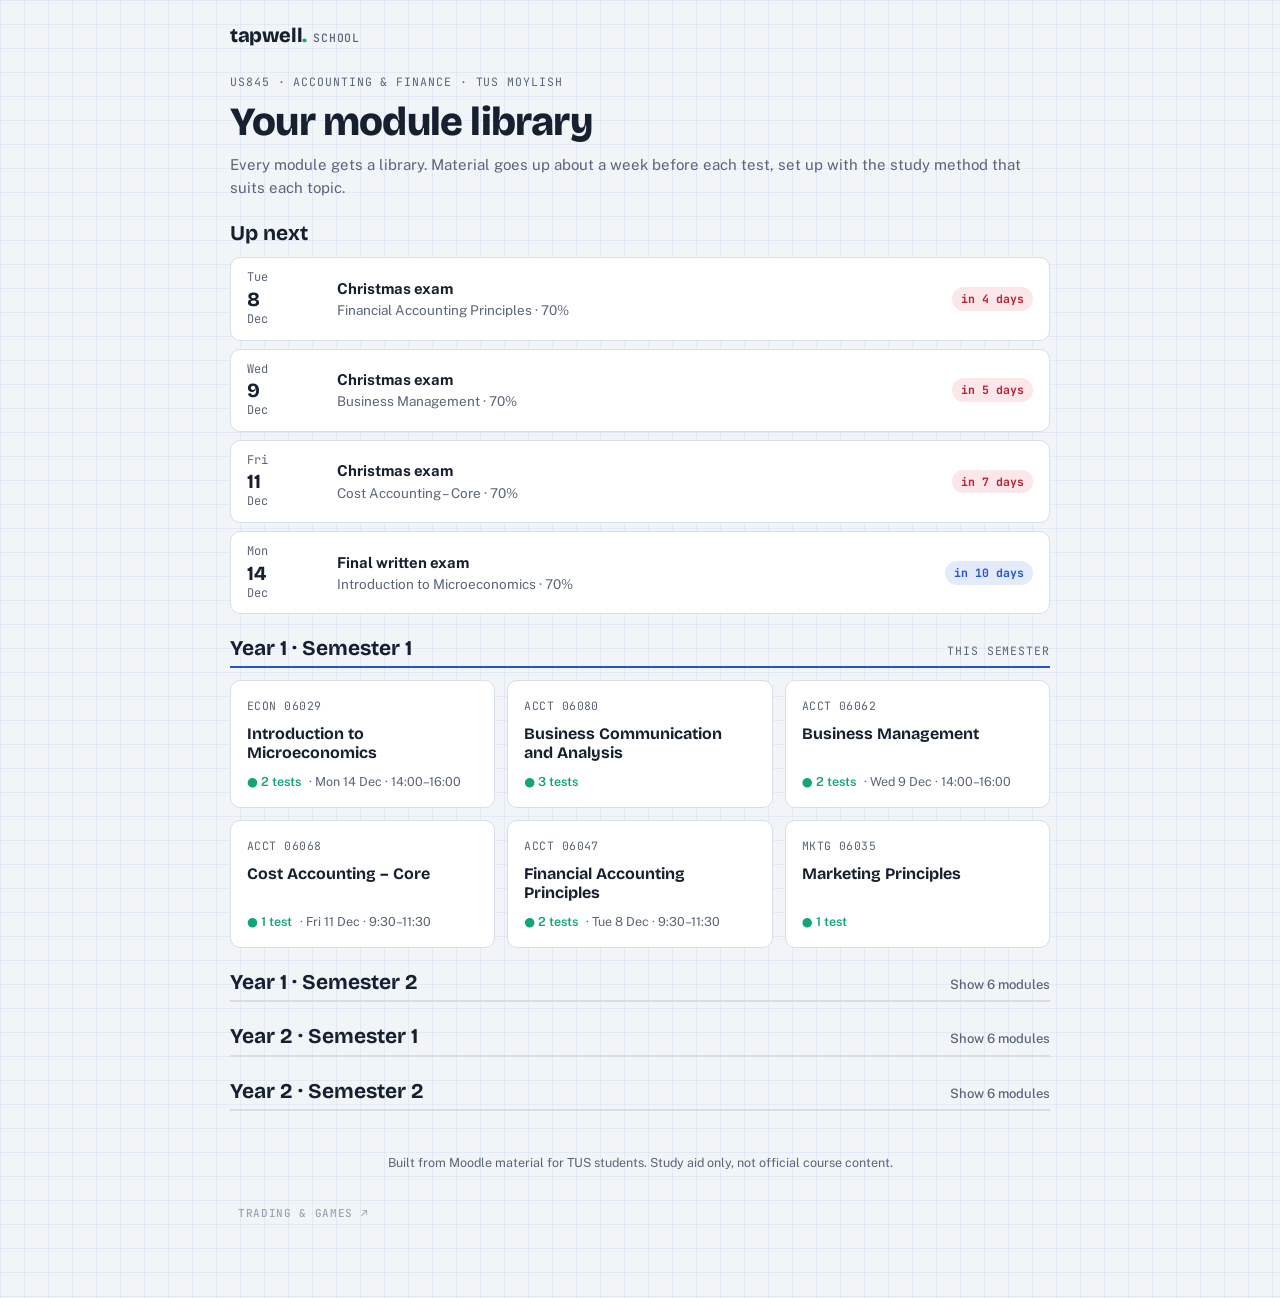
<file: index.html>
<!doctype html>
<html lang="en-IE">
<head>
<meta charset="utf-8">
<meta name="viewport" content="width=device-width, initial-scale=1, viewport-fit=cover">
<title>Tapwell School</title>
<meta name="claude:viewport-fit-sides" content="cover">
<meta name="robots" content="noindex, nofollow">
<link rel="icon" href="/favicon.svg" type="image/svg+xml">
<link rel="apple-touch-icon" href="/apple-touch-icon.png">
<meta name="theme-color" content="#2453D6">
<link rel="preconnect" href="https://fonts.googleapis.com">
<link rel="preconnect" href="https://fonts.gstatic.com" crossorigin>
<link rel="stylesheet" href="https://fonts.googleapis.com/css2?family=Bricolage+Grotesque:opsz,wght@12..96,500;12..96,700;12..96,800&family=Public+Sans:ital,wght@0,400;0,500;0,600;1,400&family=JetBrains+Mono:wght@500;700&display=swap">
<style>
/* Layout: graph-paper ground, one centred column. Home = semester shelves of module cards; module = tests; test = topic plan + study-mode tabs. */
:root{
  --paper:#F2F5F8; --sheet:#FFFFFF; --grid:rgba(36,83,214,.07); --ink:#16202F; --muted:#5A6577;
  --line:#D6DEE8; --accent:#2453D6; --accent-ink:#FFFFFF; --accent-soft:#E3EAFB; --demand:#C24E1A; --mint:#12A57C;
  --good:#1E7A4C; --good-soft:#E1F3E9; --bad:#B42336; --bad-soft:#FBE6E9; --flag:#A86A00; --flag-soft:#FBF0DA;
  --display:"Bricolage Grotesque","Segoe UI",system-ui,sans-serif;
  --body:"Public Sans","Segoe UI",system-ui,sans-serif;
  --mono:"JetBrains Mono",ui-monospace,Consolas,monospace;
  color-scheme:light;
}
@media (prefers-color-scheme:dark){:root:not([data-theme="light"]){
  --paper:#10151E; --sheet:#171E2A; --grid:rgba(120,155,255,.06); --ink:#E6ECF4; --muted:#97A3B6;
  --line:#2A3445; --accent:#7EA2FF; --accent-ink:#0E1320; --accent-soft:#1D2A4A; --demand:#F08A55; --mint:#3FDDB0;
  --good:#5BC98D; --good-soft:#15301F; --bad:#FF7A8A; --bad-soft:#3A1820; --flag:#F2B544; --flag-soft:#33280F; color-scheme:dark}}
:root[data-theme="dark"]{
  --paper:#10151E; --sheet:#171E2A; --grid:rgba(120,155,255,.06); --ink:#E6ECF4; --muted:#97A3B6;
  --line:#2A3445; --accent:#7EA2FF; --accent-ink:#0E1320; --accent-soft:#1D2A4A; --demand:#F08A55; --mint:#3FDDB0;
  --good:#5BC98D; --good-soft:#15301F; --bad:#FF7A8A; --bad-soft:#3A1820; --flag:#F2B544; --flag-soft:#33280F; color-scheme:dark}

*{box-sizing:border-box}
html{padding-top:env(safe-area-inset-top,0px);padding-bottom:env(safe-area-inset-bottom,0px)}
body{margin:0;background-color:var(--paper);color:var(--ink);font-family:var(--body);font-size:15px;line-height:1.55;
  background-image:linear-gradient(var(--grid) 1px,transparent 1px),linear-gradient(90deg,var(--grid) 1px,transparent 1px);background-size:24px 24px;
  padding-left:max(16px,env(safe-area-inset-left,0px));padding-right:max(16px,env(safe-area-inset-right,0px));padding-block:20px 72px}
img{max-width:100%}
[hidden]{display:none!important}
a{color:var(--accent)}
.wrap{max-width:820px;margin:0 auto;display:flex;flex-direction:column;gap:22px}
h1,h2,h3{font-family:var(--display);text-wrap:balance;margin:0;line-height:1.15}
h1{font-size:clamp(28px,6vw,40px);font-weight:800;letter-spacing:-.02em}
h2{font-size:21px;font-weight:700}
h3{font-size:16.5px;font-weight:700}
p{margin:0}
.eyebrow{font-family:var(--mono);font-size:11.5px;letter-spacing:.08em;text-transform:uppercase;color:var(--muted)}
.muted{color:var(--muted)}
button{font-family:var(--body)}
:focus-visible{outline:2px solid var(--accent);outline-offset:2px}

/* top bar */
.top{display:flex;justify-content:space-between;align-items:center;gap:12px}
.brand{font-family:var(--display);font-weight:800;font-size:20px;letter-spacing:-.02em;color:var(--ink);text-decoration:none}
.brand .dot{color:var(--mint)}
.brand small{font-family:var(--mono);font-weight:500;font-size:11.5px;letter-spacing:.08em;text-transform:uppercase;color:var(--muted);margin-left:6px}
.crumbs{font-size:13.5px;color:var(--muted);display:flex;flex-wrap:wrap;gap:6px}
.crumbs a{color:var(--muted);text-decoration:none}.crumbs a:hover{color:var(--accent)}

/* generic */
.sheet{background:var(--sheet);border:1px solid var(--line);border-radius:10px;padding:22px}
.chips{display:flex;flex-wrap:wrap;gap:8px}
.chip{font-family:var(--mono);font-size:12px;padding:4px 10px;border:1px solid var(--line);border-radius:999px;background:var(--sheet);color:var(--ink)}
.chip strong{color:var(--accent)}
.btn{font:600 14.5px var(--body);border-radius:8px;padding:10px 16px;cursor:pointer;border:1px solid var(--accent);background:var(--accent);color:var(--accent-ink);text-decoration:none;display:inline-block}
.btn.ghost{background:transparent;color:var(--accent)}
.btn.small{padding:6px 11px;font-size:13px}
.btn:disabled{opacity:.45;cursor:not-allowed}
.row{display:flex;flex-wrap:wrap;gap:10px;align-items:center}
.stack{display:flex;flex-direction:column;gap:12px}

/* home */
.hero{display:flex;flex-direction:column;gap:8px}
.upnext{display:flex;flex-direction:column;gap:8px}
.un{display:grid;grid-template-columns:76px 1fr auto;gap:14px;align-items:center;background:var(--sheet);border:1px solid var(--line);border-radius:10px;padding:12px 16px;text-decoration:none;color:var(--ink)}
.un:hover{border-color:var(--accent)}
.un .when{font-family:var(--mono);font-size:12px;line-height:1.3;color:var(--muted)}
.un .when b{display:block;font-size:20px;color:var(--ink);font-family:var(--display)}
.un .what{min-width:0}
.un .what span{display:block;color:var(--muted);font-size:13.5px}
.pill{font-family:var(--mono);font-size:11.5px;font-weight:700;padding:3px 9px;border-radius:999px;background:var(--accent-soft);color:var(--accent);white-space:nowrap}
.pill.soon{background:var(--bad-soft);color:var(--bad)}
.pill.later{background:var(--line);color:var(--muted)}
.shelf{display:flex;flex-direction:column;gap:12px}
.shelf-head{display:flex;justify-content:space-between;align-items:baseline;gap:10px;border-bottom:2px solid var(--line);padding-bottom:6px}
.shelf-head button{background:none;border:0;color:var(--muted);cursor:pointer;font:500 13px var(--body);padding:0}
.shelf.now .shelf-head{border-bottom-color:var(--accent)}
.grid{display:grid;grid-template-columns:repeat(auto-fill,minmax(230px,1fr));gap:12px}
.mod{display:flex;flex-direction:column;gap:10px;background:var(--sheet);border:1px solid var(--line);border-radius:10px;padding:16px;text-decoration:none;color:var(--ink);min-width:0;min-height:128px}
.mod:hover{border-color:var(--accent)}
.mod .code{font-family:var(--mono);font-size:11.5px;color:var(--muted);letter-spacing:.04em}
.mod h3{font-size:16px}
.mod .foot{margin-top:auto;font-size:12.5px;color:var(--muted);display:flex;gap:8px;align-items:center}
.mod .foot .live{color:var(--mint);font-weight:600}
.mod.empty{background:transparent;border-style:dashed}
.mod.empty h3{color:var(--muted)}

/* module page */
.tests{display:grid;grid-template-columns:repeat(auto-fit,minmax(260px,1fr));gap:12px}
.test{display:flex;flex-direction:column;gap:8px;background:var(--sheet);border:1px solid var(--line);border-radius:10px;padding:18px;text-decoration:none;color:var(--ink)}
.test:hover{border-color:var(--accent)}
.test .meta{font-size:13.5px;color:var(--muted)}
.emptystate{border:1.5px dashed var(--line);border-radius:10px;padding:28px 22px;display:flex;flex-direction:column;gap:8px;max-width:60ch}

/* test page: topic plan */
.plan{display:flex;flex-direction:column;gap:0;border:1px solid var(--line);border-radius:10px;background:var(--sheet);overflow:hidden}
.pt{display:grid;grid-template-columns:1fr auto;gap:6px 14px;padding:13px 16px;border-top:1px solid var(--line);align-items:center}
.pt:first-child{border-top:0}
.pt .why{grid-column:1/-1;font-size:13.5px;color:var(--muted)}
.pt h3{font-size:15px}
.tech{display:flex;flex-wrap:wrap;gap:6px;justify-content:flex-end}
.tbtn{font:600 12.5px var(--body);padding:5px 10px;border-radius:999px;border:1px solid var(--line);background:var(--sheet);color:var(--ink);cursor:pointer}
.tbtn:first-child{background:var(--accent-soft);border-color:var(--accent);color:var(--accent)}

/* mode tabs */
.tabs{display:flex;gap:2px;border-bottom:2px solid var(--line);overflow-x:auto}
.tab{font:600 14.5px var(--body);background:none;border:0;color:var(--muted);padding:10px 13px;cursor:pointer;border-bottom:3px solid transparent;margin-bottom:-2px;white-space:nowrap}
.tab[aria-selected="true"]{color:var(--ink);border-bottom-color:var(--accent)}

/* quiz */
.qtop{display:flex;justify-content:space-between;align-items:center;gap:12px;flex-wrap:wrap}
.timer{font-family:var(--mono);font-size:20px;font-weight:700;font-variant-numeric:tabular-nums}
.timer.low{color:var(--bad)}
.bar{height:6px;background:var(--line);border-radius:3px;overflow:hidden}
.bar i{display:block;height:100%;background:var(--accent);transition:width .2s}
.qtopic{font-family:var(--mono);font-size:11.5px;letter-spacing:.06em;text-transform:uppercase;color:var(--demand)}
.qtext{font-size:17px;font-weight:500;white-space:pre-line}
.opts{display:flex;flex-direction:column;gap:8px}
.opt{display:flex;gap:12px;align-items:flex-start;text-align:left;font:15px/1.45 var(--body);color:var(--ink);background:var(--sheet);border:1.5px solid var(--line);border-radius:8px;padding:11px 14px;cursor:pointer}
.opt .k{font-family:var(--mono);font-weight:700;color:var(--muted);min-width:1.2em}
.opt:hover{border-color:var(--accent)}
.opt.sel{border-color:var(--accent);background:var(--accent-soft)}
.opt.right{border-color:var(--good);background:var(--good-soft)}
.opt.wrong{border-color:var(--bad);background:var(--bad-soft)}
.opt[disabled]{cursor:default}
.explain{padding:12px 14px;border-left:3px solid var(--good);background:var(--good-soft);border-radius:0 6px 6px 0;font-size:14.5px}
.explain.miss{border-left-color:var(--bad);background:var(--bad-soft)}
.qnav{display:grid;grid-template-columns:repeat(auto-fill,minmax(34px,1fr));gap:5px}
.qn{font:600 12px var(--mono);height:32px;border-radius:6px;border:1px solid var(--line);background:var(--sheet);color:var(--muted);cursor:pointer;font-variant-numeric:tabular-nums}
.qn.done{background:var(--accent-soft);color:var(--accent);border-color:transparent}
.qn.cur{outline:2px solid var(--accent);outline-offset:1px}
.qn.flag{border-color:var(--flag);color:var(--flag)}
.score{font-family:var(--display);font-size:56px;font-weight:800;line-height:1;font-variant-numeric:tabular-nums}
.tbars{display:flex;flex-direction:column;gap:8px}
.tb{display:grid;grid-template-columns:170px 1fr 56px;gap:10px;align-items:center;font-size:13.5px}
.tb .track{height:10px;background:var(--line);border-radius:5px;overflow:hidden}
.tb .track i{display:block;height:100%}
.tb .v{font-family:var(--mono);font-size:12.5px;text-align:right;font-variant-numeric:tabular-nums}
.rv{border:1px solid var(--line);border-radius:8px;padding:12px 14px;font-size:14px;display:flex;flex-direction:column;gap:4px}
.rv .yours{color:var(--bad)} .rv .ans{color:var(--good);font-weight:600}

/* topic filter */
.filter{display:flex;flex-wrap:wrap;gap:6px}
.tchip{font:500 13px var(--body);padding:6px 11px;border-radius:999px;border:1px solid var(--line);background:var(--sheet);color:var(--ink);cursor:pointer}
.tchip[aria-pressed="true"]{background:var(--accent-soft);border-color:var(--accent);color:var(--accent)}
.tchip .n{font-family:var(--mono);font-size:11px;color:var(--muted);margin-left:4px}

/* flashcards */
.card{min-height:210px;border:1.5px solid var(--line);border-radius:12px;background:var(--sheet);display:flex;flex-direction:column;justify-content:center;align-items:center;text-align:center;gap:12px;padding:28px 22px;cursor:pointer;width:100%;color:var(--ink);font:inherit}
.card .front{font-family:var(--display);font-size:clamp(19px,4vw,24px);font-weight:700;text-wrap:balance}
.card .back{font-size:16px;max-width:52ch}
.card.flipped{border-color:var(--accent)}
.boxes{display:flex;gap:6px;align-items:flex-end}
.boxes span{display:flex;flex-direction:column;align-items:center;gap:3px;font-family:var(--mono);font-size:11px;color:var(--muted)}
.boxes i{display:block;width:26px;background:var(--accent);border-radius:3px 3px 0 0;min-height:2px;opacity:.85}

/* calc */
.calc-q{display:flex;flex-direction:column;gap:12px}
.tablewrap{overflow-x:auto}
table{border-collapse:collapse;font-size:13.5px;font-variant-numeric:tabular-nums}
th,td{border:1px solid var(--line);padding:5px 10px;text-align:right;font-family:var(--mono)}
th:first-child,td:first-child{text-align:left;font-family:var(--body);font-weight:600}
td.ask{background:var(--flag-soft);color:var(--flag);font-weight:700}
.ansrow{display:flex;gap:8px;flex-wrap:wrap}
.ansrow input{font:600 16px var(--mono);padding:9px 12px;border-radius:8px;border:1.5px solid var(--line);background:var(--sheet);color:var(--ink);width:180px;max-width:100%}
.working{font-family:var(--mono);font-size:13.5px;line-height:1.7;background:var(--accent-soft);padding:10px 14px;border-radius:6px;overflow-x:auto}
.streak{font-family:var(--mono);font-size:13px;color:var(--muted)}

/* written */
.wq{display:flex;flex-direction:column;gap:10px}
.src{font-family:var(--mono);font-size:11.5px;color:var(--muted)}
.points{display:flex;flex-direction:column;gap:6px;margin:0;padding:0;list-style:none}
.points label{display:flex;gap:10px;align-items:flex-start;font-size:14.5px;cursor:pointer;padding:7px 10px;border-radius:6px;border:1px solid var(--line)}
.points input{margin-top:4px;accent-color:var(--accent)}
textarea{font:15px/1.5 var(--body);width:100%;min-height:150px;padding:12px;border-radius:8px;border:1.5px solid var(--line);background:var(--sheet);color:var(--ink);resize:vertical}

/* notes */
details.note{background:var(--sheet);border:1px solid var(--line);border-radius:10px}
details.note summary{cursor:pointer;padding:14px 18px;list-style:none;display:flex;justify-content:space-between;gap:10px;align-items:center}
details.note summary::-webkit-details-marker{display:none}
details.note summary::after{content:"+";font-family:var(--mono);color:var(--muted);font-size:18px}
details.note[open] summary::after{content:"–"}
.nb{padding:0 18px 18px;font-size:14.5px;max-width:68ch;display:flex;flex-direction:column;gap:10px}
.nb ul{margin:0;padding-left:20px}
.nb li{margin:3px 0}
.nb .k{font-weight:600}
.formula{font-family:var(--mono);font-size:13.5px;background:var(--accent-soft);padding:8px 12px;border-radius:6px;overflow-x:auto;white-space:pre}
.trap{border-left:3px solid var(--demand);padding:6px 12px;font-size:14px}
.trap b{color:var(--demand)}
footer{font-size:12.5px;color:var(--muted);text-align:center;margin-top:20px}

@media (max-width:560px){
  .sheet{padding:16px}
  .tb{grid-template-columns:110px 1fr 48px}
  .pt{grid-template-columns:1fr}
  .tech{justify-content:flex-start}
  .un{grid-template-columns:62px 1fr}
  .un .pill{grid-column:2;justify-self:start}
}
.printable h2{font-size:22px}
.infobox{overflow-wrap:anywhere}
.chip{max-width:100%;overflow-wrap:anywhere}
.infobox ul{margin:0;padding-left:20px;display:flex;flex-direction:column;gap:6px}
.infobox li.todo::marker{content:"→  ";color:var(--demand);font-weight:700}
.infobox li.todo{color:var(--ink)}
.taccount{width:100%;table-layout:fixed}
.taccount th,.taccount td{text-align:left!important;font-family:var(--body)!important;width:50%}
.printable h3{margin-top:6px;color:var(--accent)}
.printable ul,.printable ol{margin:0;padding-left:20px;display:flex;flex-direction:column;gap:3px}
@media print{
  @page{margin:12mm}
  body{background:#fff!important;background-image:none!important;color:#000;padding:0;font-size:11.5px}
  .wrap{max-width:none;gap:8px}
  .wrap>*:not(#study),.tabs,.noprint{display:none!important}
  .sheet{border:0;padding:0;background:#fff}
  .formula,.tablewrap{break-inside:avoid}
  .formula{background:#f1f3f6!important;color:#000;-webkit-print-color-adjust:exact;print-color-adjust:exact}
  .printable h3{color:#000}
  th,td{border-color:#999}
}
/* small, quiet link to the trading library */
.tlink-row{max-width:820px;margin:28px auto 0}
.tlink{display:inline-block;font:500 11px var(--mono);letter-spacing:.06em;text-transform:uppercase;color:var(--muted);text-decoration:none;opacity:.55;padding:6px 8px;border-radius:6px}
.tlink:hover,.tlink:focus-visible{opacity:1;color:var(--accent);background:var(--sheet)}
@media print{.tlink-row{display:none!important}}
@media (prefers-reduced-motion:reduce){*{transition:none!important;scroll-behavior:auto!important}}
</style>
</head>
<body>
<div class="wrap" id="app">
  <div class="top"><a class="brand" href="#home">tapwell<span class="dot">.</span><small>school</small></a></div>
  <p class="muted">Loading your modules…</p>
</div>
<div class="tlink-row"><a class="tlink" href="/trading/" title="Trading simulations and accounting games">Trading &amp; games ↗</a></div>
<script src="app.js"></script>
</body>
</html>
</file>
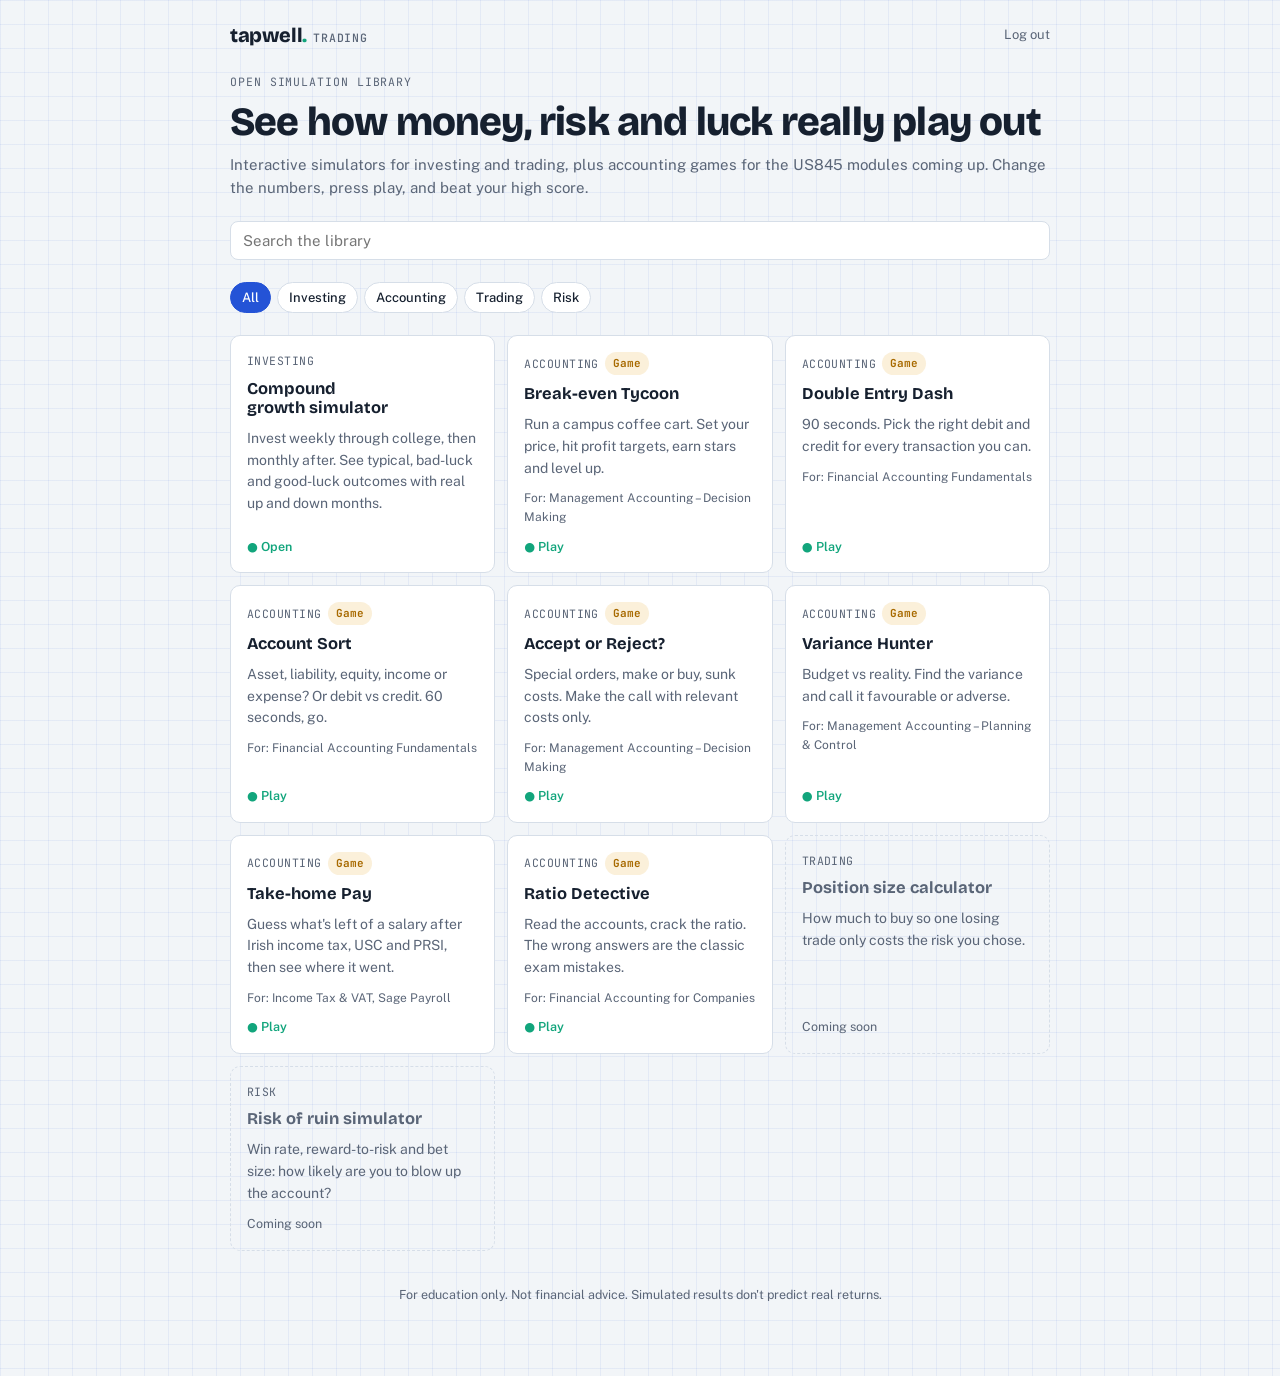
<file: trading/index.html>
<!doctype html>
<html lang="en-IE">
<head>
<meta charset="utf-8">
<meta name="viewport" content="width=device-width, initial-scale=1, viewport-fit=cover">
<title>Tapwell Trading</title>
<meta name="robots" content="noindex, nofollow">
<link rel="icon" href="/favicon.svg" type="image/svg+xml">
<link rel="apple-touch-icon" href="/apple-touch-icon.png">
<meta name="theme-color" content="#2453D6">
<link rel="preconnect" href="https://fonts.googleapis.com">
<link rel="preconnect" href="https://fonts.gstatic.com" crossorigin>
<link rel="stylesheet" href="https://fonts.googleapis.com/css2?family=Bricolage+Grotesque:opsz,wght@12..96,500;12..96,700;12..96,800&family=Public+Sans:wght@400;500;600&family=JetBrains+Mono:wght@500;700&display=swap">
<link rel="stylesheet" href="/trading/trading.css">
</head>
<body>
<div class="wrap">
  <div class="top">
    <a class="brand" href="/trading/">tapwell<span class="dot">.</span><small>trading</small></a>
    <nav class="toplinks"><a href="/logout">Log out</a></nav>
  </div>
  <section class="hero">
    <div class="eyebrow">Open simulation library</div>
    <h1>See how money, risk and luck really play out</h1>
    <p class="muted">Interactive simulators for investing and trading, plus accounting games for the US845 modules coming up. Change the numbers, press play, and beat your high score.</p>
  </section>
  <input class="search" id="q" type="search" placeholder="Search the library" aria-label="Search tools">
  <div class="chips" id="cats"></div>
  <div class="grid" id="tools"></div>
  <footer>For education only. Not financial advice. Simulated results don't predict real returns.</footer>
</div>
<script>
// Add a tool: put its page in /trading/<slug>/index.html and add an entry here. status "soon" shows a placeholder card.
const TOOLS = [
  { slug: "compound", title: "Compound growth simulator", desc: "Invest weekly through college, then monthly after. See typical, bad-luck and good-luck outcomes with real up and down months.", cat: "Investing", status: "live" },
  { slug: "break-even", title: "Break-even Tycoon", desc: "Run a campus coffee cart. Set your price, hit profit targets, earn stars and level up.", cat: "Accounting", game: true, mod: "Management Accounting – Decision Making", status: "live" },
  { slug: "double-entry", title: "Double Entry Dash", desc: "90 seconds. Pick the right debit and credit for every transaction you can.", cat: "Accounting", game: true, mod: "Financial Accounting Fundamentals", status: "live" },
  { slug: "account-sort", title: "Account Sort", desc: "Asset, liability, equity, income or expense? Or debit vs credit. 60 seconds, go.", cat: "Accounting", game: true, mod: "Financial Accounting Fundamentals", status: "live" },
  { slug: "accept-reject", title: "Accept or Reject?", desc: "Special orders, make or buy, sunk costs. Make the call with relevant costs only.", cat: "Accounting", game: true, mod: "Management Accounting – Decision Making", status: "live" },
  { slug: "variances", title: "Variance Hunter", desc: "Budget vs reality. Find the variance and call it favourable or adverse.", cat: "Accounting", game: true, mod: "Management Accounting – Planning & Control", status: "live" },
  { slug: "take-home", title: "Take-home Pay", desc: "Guess what's left of a salary after Irish income tax, USC and PRSI, then see where it went.", cat: "Accounting", game: true, mod: "Income Tax & VAT, Sage Payroll", status: "live" },
  { slug: "ratios", title: "Ratio Detective", desc: "Read the accounts, crack the ratio. The wrong answers are the classic exam mistakes.", cat: "Accounting", game: true, mod: "Financial Accounting for Companies", status: "live" },
  { slug: "position-size", title: "Position size calculator", desc: "How much to buy so one losing trade only costs the risk you chose.", cat: "Trading", status: "soon" },
  { slug: "risk-of-ruin", title: "Risk of ruin simulator", desc: "Win rate, reward-to-risk and bet size: how likely are you to blow up the account?", cat: "Risk", status: "soon" },
];
const esc = s => String(s).replace(/[&<>"']/g, c => ({ "&": "&amp;", "<": "&lt;", ">": "&gt;", '"': "&quot;", "'": "&#39;" }[c]));
let cat = "All";
const cats = ["All", ...new Set(TOOLS.map(t => t.cat))];
function render() {
  document.getElementById("cats").innerHTML = cats.map(c => `<button class="chip${c === cat ? " on" : ""}" data-c="${esc(c)}">${esc(c)}</button>`).join("");
  const q = document.getElementById("q").value.trim().toLowerCase();
  const list = TOOLS.filter(t => (cat === "All" || t.cat === cat) && (!q || (t.title + " " + t.desc + " " + t.cat + " " + (t.mod || "")).toLowerCase().includes(q)));
  document.getElementById("tools").innerHTML = list.length ? list.map(t => t.status === "live"
    ? `<a class="tool" href="/trading/${t.slug}/"><div class="tags"><span class="cat">${esc(t.cat)}</span>${t.game ? `<span class="pill game">Game</span>` : ""}</div><h3>${esc(t.title)}</h3><p class="muted" style="font-size:14px">${esc(t.desc)}</p>${t.mod ? `<div class="mod">For: ${esc(t.mod)}</div>` : ""}<div class="foot"><span class="live">● ${t.game ? "Play" : "Open"}</span></div></a>`
    : `<div class="tool soon"><div class="cat">${esc(t.cat)}</div><h3>${esc(t.title)}</h3><p class="muted" style="font-size:14px">${esc(t.desc)}</p><div class="foot">Coming soon</div></div>`).join("")
    : `<p class="muted">Nothing matches that yet.</p>`;
}
document.getElementById("cats").onclick = e => { const b = e.target.closest(".chip"); if (b) { cat = b.dataset.c; render(); } };
document.getElementById("q").oninput = render;
render();
</script>
</body>
</html>
</file>
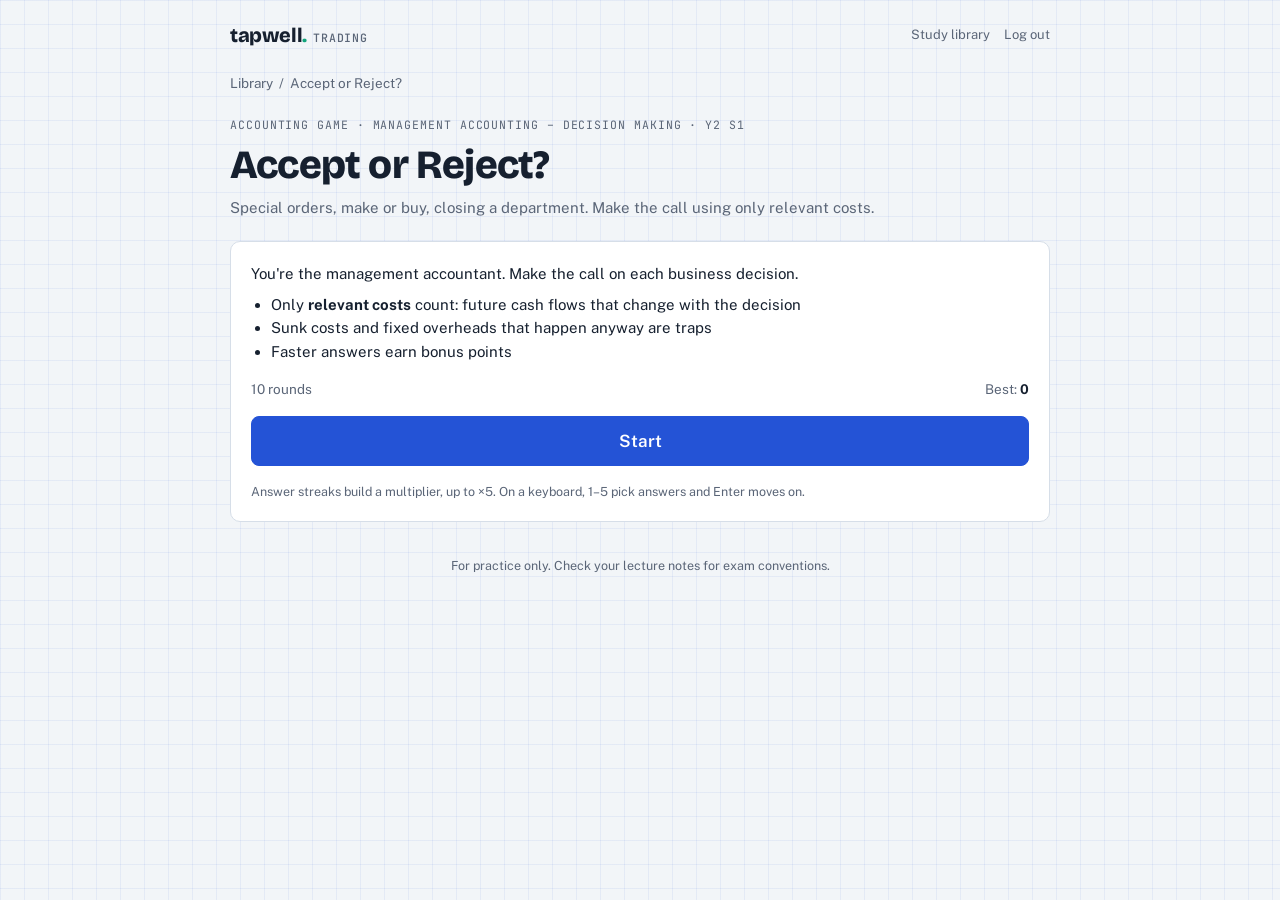
<file: trading/accept-reject/index.html>
<!doctype html>
<html lang="en-IE">
<head>
<meta charset="utf-8">
<meta name="viewport" content="width=device-width, initial-scale=1, viewport-fit=cover">
<title>Accept or Reject? · Tapwell</title>
<meta name="robots" content="noindex, nofollow">
<link rel="icon" href="/favicon.svg" type="image/svg+xml">
<link rel="apple-touch-icon" href="/apple-touch-icon.png">
<meta name="theme-color" content="#2453D6">
<link rel="preconnect" href="https://fonts.googleapis.com">
<link rel="preconnect" href="https://fonts.gstatic.com" crossorigin>
<link rel="stylesheet" href="https://fonts.googleapis.com/css2?family=Bricolage+Grotesque:opsz,wght@12..96,500;12..96,700;12..96,800&family=Public+Sans:wght@400;500;600&family=JetBrains+Mono:wght@500;700&display=swap">
<link rel="stylesheet" href="/trading/trading.css">
</head>
<body>
<div class="wrap">
  <div class="top">
    <a class="brand" href="/trading/">tapwell<span class="dot">.</span><small>trading</small></a>
    <nav class="toplinks"><a href="/">Study library</a><a href="/logout">Log out</a></nav>
  </div>
  <nav class="crumbs"><a href="/trading/">Library</a><span>/</span><span>Accept or Reject?</span></nav>
  <section class="hero">
    <div class="eyebrow">Accounting game · Management Accounting – Decision Making · Y2 S1</div>
    <h1>Accept or Reject?</h1>
    <p class="muted">Special orders, make or buy, closing a department. Make the call using only relevant costs.</p>
  </section>
  <div id="game"></div>
  <footer>For practice only. Check your lecture notes for exam conventions.</footer>
</div>
<script src="/trading/games.js"></script>
<script src="game.js"></script>
</body>
</html>
</file>
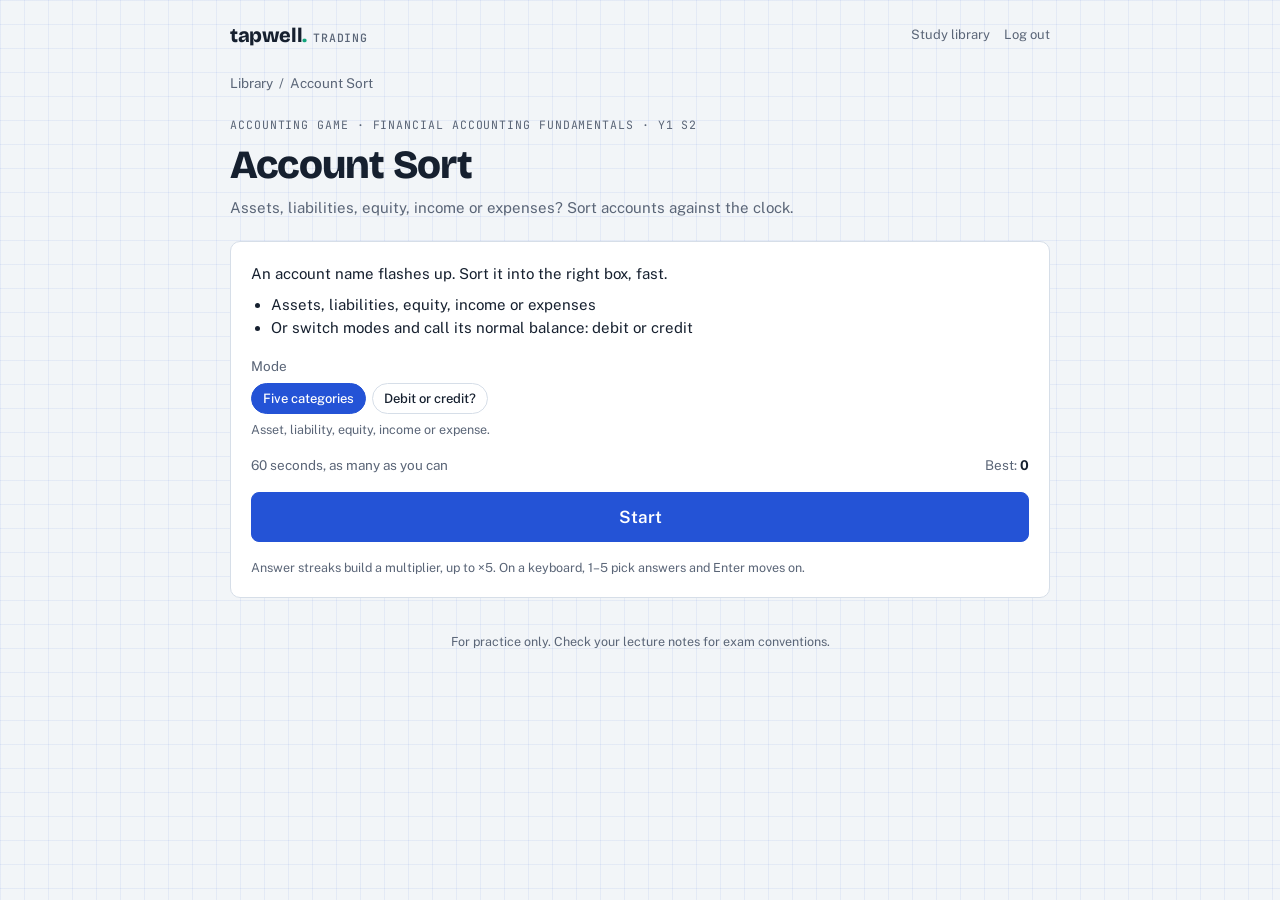
<file: trading/account-sort/index.html>
<!doctype html>
<html lang="en-IE">
<head>
<meta charset="utf-8">
<meta name="viewport" content="width=device-width, initial-scale=1, viewport-fit=cover">
<title>Account Sort · Tapwell</title>
<meta name="robots" content="noindex, nofollow">
<link rel="icon" href="/favicon.svg" type="image/svg+xml">
<link rel="apple-touch-icon" href="/apple-touch-icon.png">
<meta name="theme-color" content="#2453D6">
<link rel="preconnect" href="https://fonts.googleapis.com">
<link rel="preconnect" href="https://fonts.gstatic.com" crossorigin>
<link rel="stylesheet" href="https://fonts.googleapis.com/css2?family=Bricolage+Grotesque:opsz,wght@12..96,500;12..96,700;12..96,800&family=Public+Sans:wght@400;500;600&family=JetBrains+Mono:wght@500;700&display=swap">
<link rel="stylesheet" href="/trading/trading.css">
</head>
<body>
<div class="wrap">
  <div class="top">
    <a class="brand" href="/trading/">tapwell<span class="dot">.</span><small>trading</small></a>
    <nav class="toplinks"><a href="/">Study library</a><a href="/logout">Log out</a></nav>
  </div>
  <nav class="crumbs"><a href="/trading/">Library</a><span>/</span><span>Account Sort</span></nav>
  <section class="hero">
    <div class="eyebrow">Accounting game · Financial Accounting Fundamentals · Y1 S2</div>
    <h1>Account Sort</h1>
    <p class="muted">Assets, liabilities, equity, income or expenses? Sort accounts against the clock.</p>
  </section>
  <div id="game"></div>
  <footer>For practice only. Check your lecture notes for exam conventions.</footer>
</div>
<script src="/trading/games.js"></script>
<script src="game.js"></script>
</body>
</html>
</file>
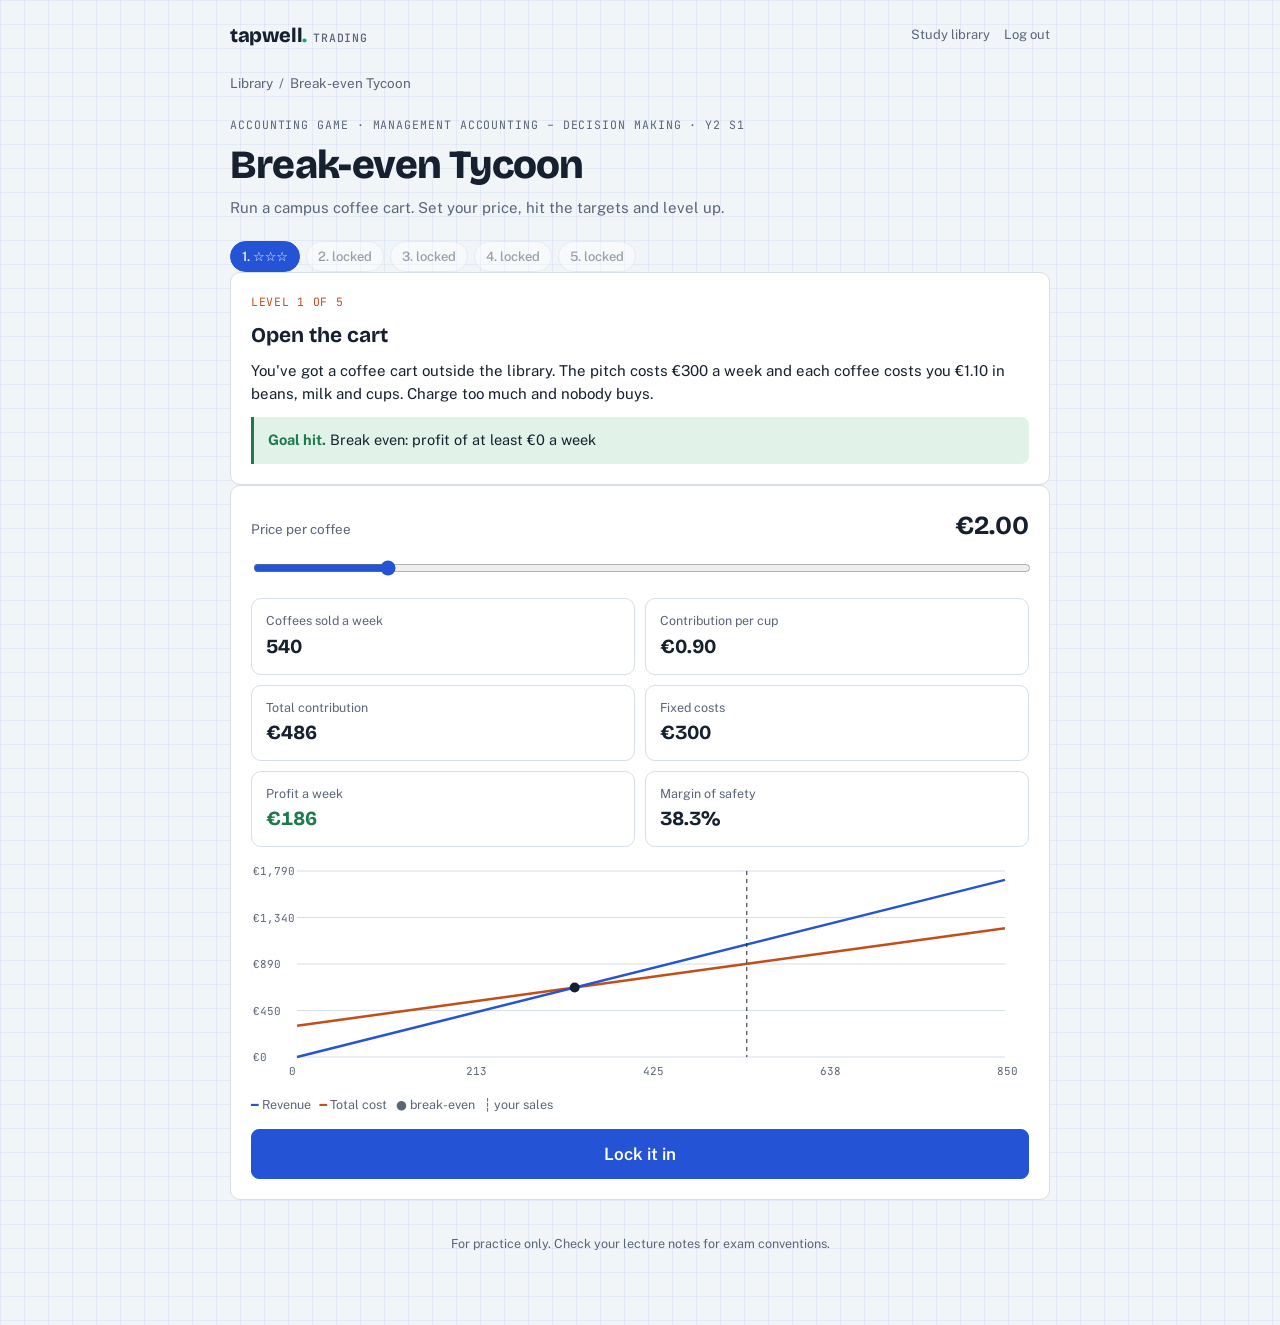
<file: trading/break-even/index.html>
<!doctype html>
<html lang="en-IE">
<head>
<meta charset="utf-8">
<meta name="viewport" content="width=device-width, initial-scale=1, viewport-fit=cover">
<title>Break-even Tycoon · Tapwell</title>
<meta name="robots" content="noindex, nofollow">
<link rel="icon" href="/favicon.svg" type="image/svg+xml">
<link rel="apple-touch-icon" href="/apple-touch-icon.png">
<meta name="theme-color" content="#2453D6">
<link rel="preconnect" href="https://fonts.googleapis.com">
<link rel="preconnect" href="https://fonts.gstatic.com" crossorigin>
<link rel="stylesheet" href="https://fonts.googleapis.com/css2?family=Bricolage+Grotesque:opsz,wght@12..96,500;12..96,700;12..96,800&family=Public+Sans:wght@400;500;600&family=JetBrains+Mono:wght@500;700&display=swap">
<link rel="stylesheet" href="/trading/trading.css">
</head>
<body>
<div class="wrap">
  <div class="top">
    <a class="brand" href="/trading/">tapwell<span class="dot">.</span><small>trading</small></a>
    <nav class="toplinks"><a href="/">Study library</a><a href="/logout">Log out</a></nav>
  </div>
  <nav class="crumbs"><a href="/trading/">Library</a><span>/</span><span>Break-even Tycoon</span></nav>
  <section class="hero">
    <div class="eyebrow">Accounting game · Management Accounting – Decision Making · Y2 S1</div>
    <h1>Break-even Tycoon</h1>
    <p class="muted">Run a campus coffee cart. Set your price, hit the targets and level up.</p>
  </section>
  <div id="game"></div>
  <footer>For practice only. Check your lecture notes for exam conventions.</footer>
</div>
<script src="/trading/games.js"></script>
<script src="game.js"></script>
</body>
</html>
</file>
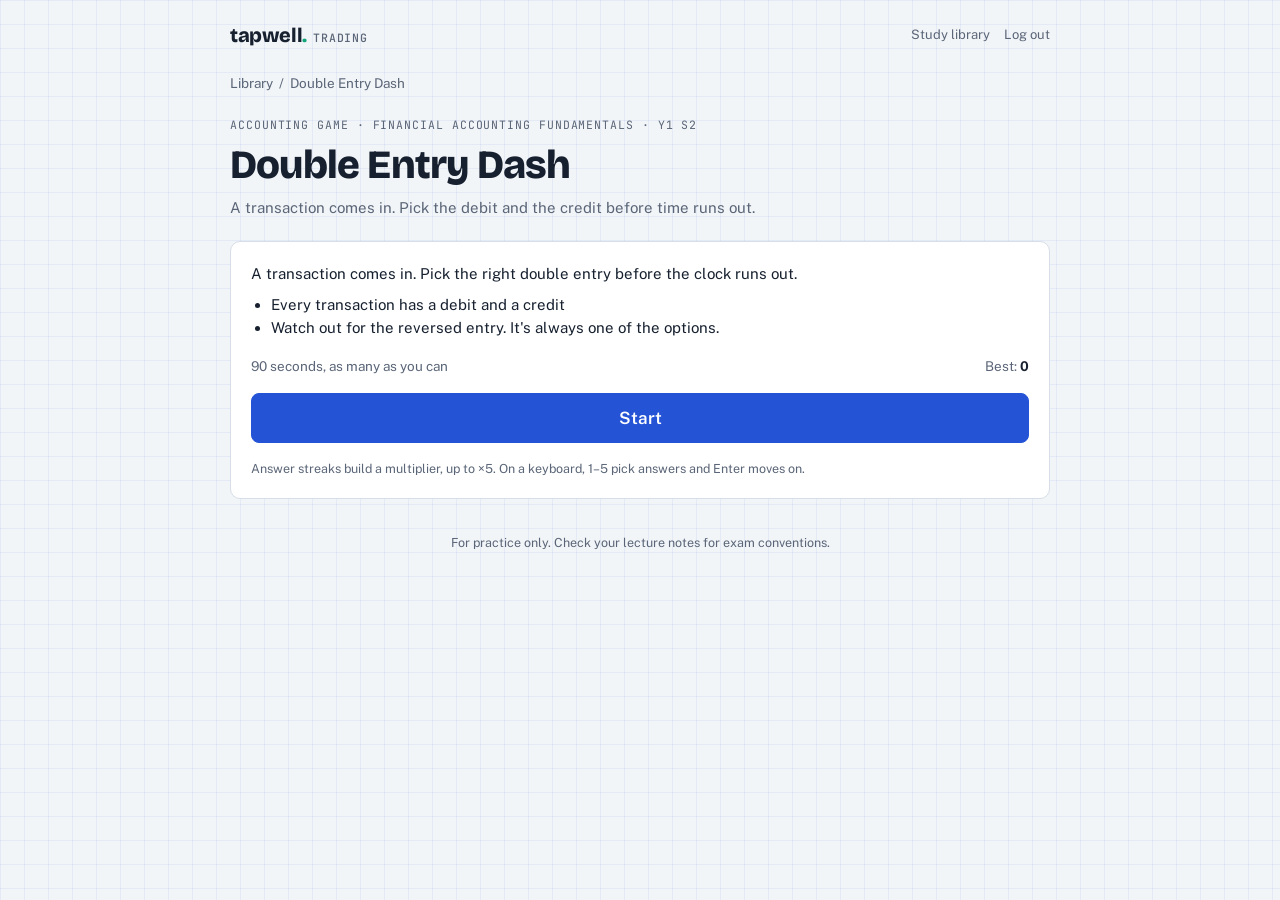
<file: trading/double-entry/index.html>
<!doctype html>
<html lang="en-IE">
<head>
<meta charset="utf-8">
<meta name="viewport" content="width=device-width, initial-scale=1, viewport-fit=cover">
<title>Double Entry Dash · Tapwell</title>
<meta name="robots" content="noindex, nofollow">
<link rel="icon" href="/favicon.svg" type="image/svg+xml">
<link rel="apple-touch-icon" href="/apple-touch-icon.png">
<meta name="theme-color" content="#2453D6">
<link rel="preconnect" href="https://fonts.googleapis.com">
<link rel="preconnect" href="https://fonts.gstatic.com" crossorigin>
<link rel="stylesheet" href="https://fonts.googleapis.com/css2?family=Bricolage+Grotesque:opsz,wght@12..96,500;12..96,700;12..96,800&family=Public+Sans:wght@400;500;600&family=JetBrains+Mono:wght@500;700&display=swap">
<link rel="stylesheet" href="/trading/trading.css">
</head>
<body>
<div class="wrap">
  <div class="top">
    <a class="brand" href="/trading/">tapwell<span class="dot">.</span><small>trading</small></a>
    <nav class="toplinks"><a href="/">Study library</a><a href="/logout">Log out</a></nav>
  </div>
  <nav class="crumbs"><a href="/trading/">Library</a><span>/</span><span>Double Entry Dash</span></nav>
  <section class="hero">
    <div class="eyebrow">Accounting game · Financial Accounting Fundamentals · Y1 S2</div>
    <h1>Double Entry Dash</h1>
    <p class="muted">A transaction comes in. Pick the debit and the credit before time runs out.</p>
  </section>
  <div id="game"></div>
  <footer>For practice only. Check your lecture notes for exam conventions.</footer>
</div>
<script src="/trading/games.js"></script>
<script src="game.js"></script>
</body>
</html>
</file>
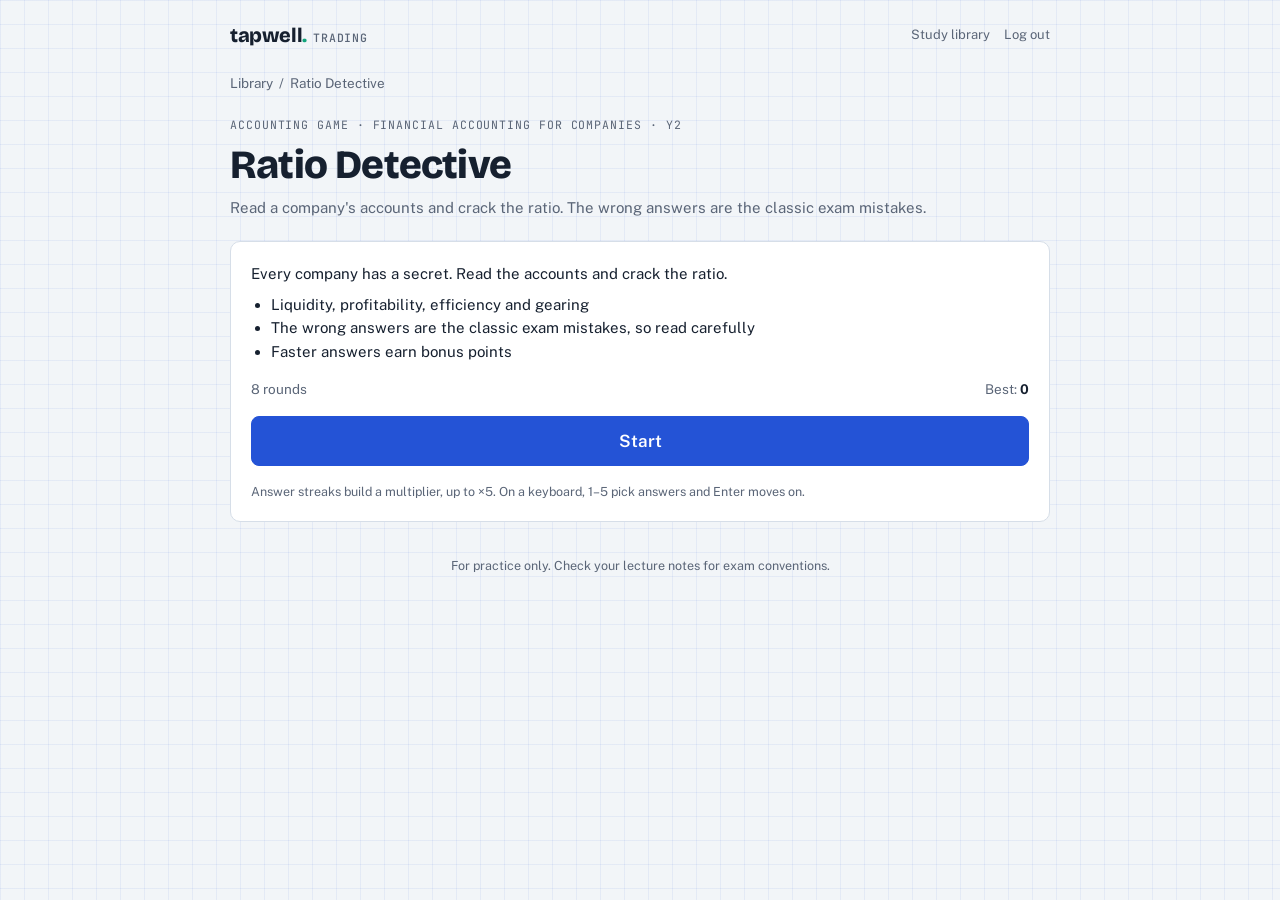
<file: trading/ratios/index.html>
<!doctype html>
<html lang="en-IE">
<head>
<meta charset="utf-8">
<meta name="viewport" content="width=device-width, initial-scale=1, viewport-fit=cover">
<title>Ratio Detective · Tapwell</title>
<meta name="robots" content="noindex, nofollow">
<link rel="icon" href="/favicon.svg" type="image/svg+xml">
<link rel="apple-touch-icon" href="/apple-touch-icon.png">
<meta name="theme-color" content="#2453D6">
<link rel="preconnect" href="https://fonts.googleapis.com">
<link rel="preconnect" href="https://fonts.gstatic.com" crossorigin>
<link rel="stylesheet" href="https://fonts.googleapis.com/css2?family=Bricolage+Grotesque:opsz,wght@12..96,500;12..96,700;12..96,800&family=Public+Sans:wght@400;500;600&family=JetBrains+Mono:wght@500;700&display=swap">
<link rel="stylesheet" href="/trading/trading.css">
</head>
<body>
<div class="wrap">
  <div class="top">
    <a class="brand" href="/trading/">tapwell<span class="dot">.</span><small>trading</small></a>
    <nav class="toplinks"><a href="/">Study library</a><a href="/logout">Log out</a></nav>
  </div>
  <nav class="crumbs"><a href="/trading/">Library</a><span>/</span><span>Ratio Detective</span></nav>
  <section class="hero">
    <div class="eyebrow">Accounting game · Financial Accounting for Companies · Y2</div>
    <h1>Ratio Detective</h1>
    <p class="muted">Read a company's accounts and crack the ratio. The wrong answers are the classic exam mistakes.</p>
  </section>
  <div id="game"></div>
  <footer>For practice only. Check your lecture notes for exam conventions.</footer>
</div>
<script src="/trading/games.js"></script>
<script src="game.js"></script>
</body>
</html>
</file>
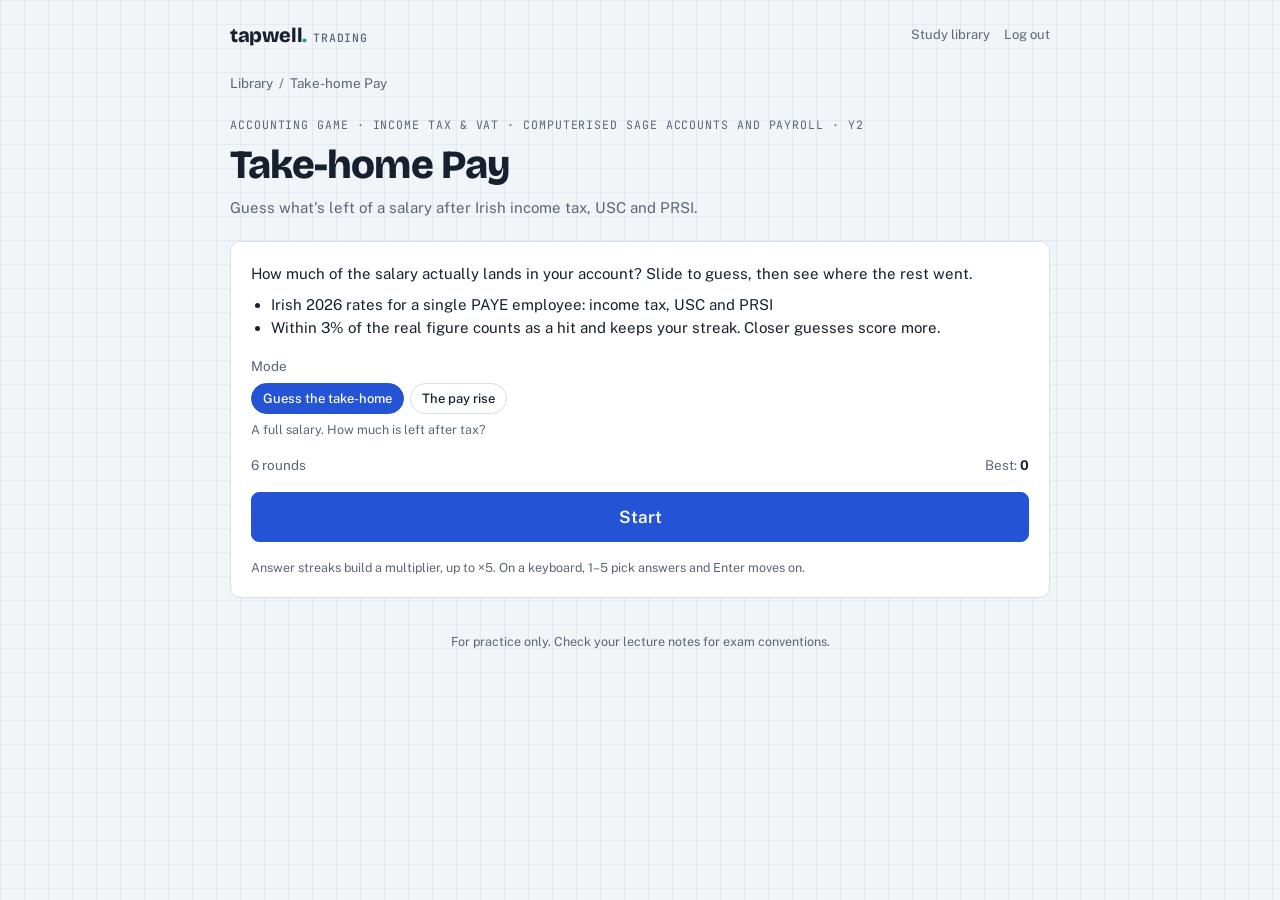
<file: trading/take-home/index.html>
<!doctype html>
<html lang="en-IE">
<head>
<meta charset="utf-8">
<meta name="viewport" content="width=device-width, initial-scale=1, viewport-fit=cover">
<title>Take-home Pay · Tapwell</title>
<meta name="robots" content="noindex, nofollow">
<link rel="icon" href="/favicon.svg" type="image/svg+xml">
<link rel="apple-touch-icon" href="/apple-touch-icon.png">
<meta name="theme-color" content="#2453D6">
<link rel="preconnect" href="https://fonts.googleapis.com">
<link rel="preconnect" href="https://fonts.gstatic.com" crossorigin>
<link rel="stylesheet" href="https://fonts.googleapis.com/css2?family=Bricolage+Grotesque:opsz,wght@12..96,500;12..96,700;12..96,800&family=Public+Sans:wght@400;500;600&family=JetBrains+Mono:wght@500;700&display=swap">
<link rel="stylesheet" href="/trading/trading.css">
</head>
<body>
<div class="wrap">
  <div class="top">
    <a class="brand" href="/trading/">tapwell<span class="dot">.</span><small>trading</small></a>
    <nav class="toplinks"><a href="/">Study library</a><a href="/logout">Log out</a></nav>
  </div>
  <nav class="crumbs"><a href="/trading/">Library</a><span>/</span><span>Take-home Pay</span></nav>
  <section class="hero">
    <div class="eyebrow">Accounting game · Income Tax & VAT · Computerised Sage Accounts and Payroll · Y2</div>
    <h1>Take-home Pay</h1>
    <p class="muted">Guess what's left of a salary after Irish income tax, USC and PRSI.</p>
  </section>
  <div id="game"></div>
  <footer>For practice only. Check your lecture notes for exam conventions.</footer>
</div>
<script src="/trading/games.js"></script>
<script src="game.js"></script>
</body>
</html>
</file>
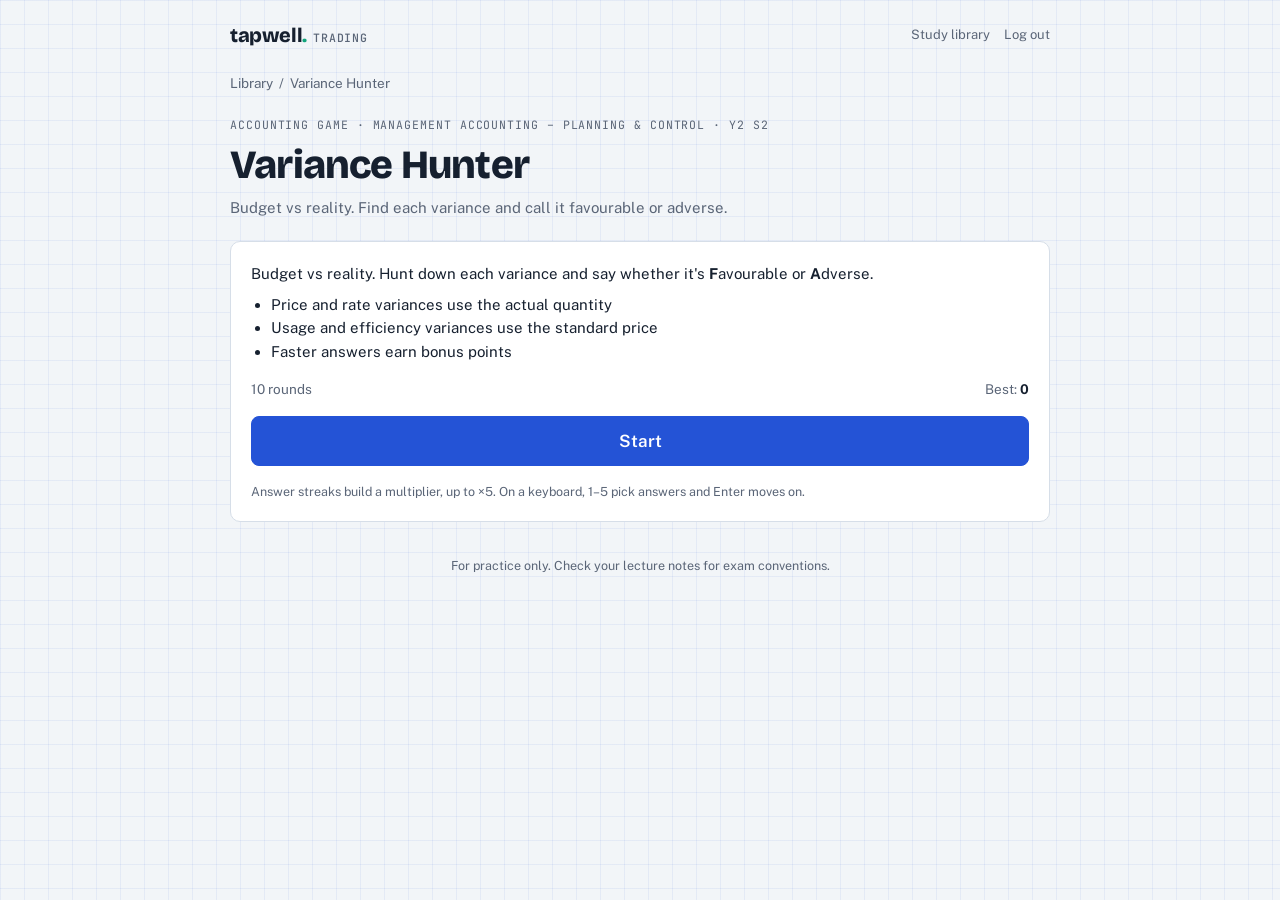
<file: trading/variances/index.html>
<!doctype html>
<html lang="en-IE">
<head>
<meta charset="utf-8">
<meta name="viewport" content="width=device-width, initial-scale=1, viewport-fit=cover">
<title>Variance Hunter · Tapwell</title>
<meta name="robots" content="noindex, nofollow">
<link rel="icon" href="/favicon.svg" type="image/svg+xml">
<link rel="apple-touch-icon" href="/apple-touch-icon.png">
<meta name="theme-color" content="#2453D6">
<link rel="preconnect" href="https://fonts.googleapis.com">
<link rel="preconnect" href="https://fonts.gstatic.com" crossorigin>
<link rel="stylesheet" href="https://fonts.googleapis.com/css2?family=Bricolage+Grotesque:opsz,wght@12..96,500;12..96,700;12..96,800&family=Public+Sans:wght@400;500;600&family=JetBrains+Mono:wght@500;700&display=swap">
<link rel="stylesheet" href="/trading/trading.css">
</head>
<body>
<div class="wrap">
  <div class="top">
    <a class="brand" href="/trading/">tapwell<span class="dot">.</span><small>trading</small></a>
    <nav class="toplinks"><a href="/">Study library</a><a href="/logout">Log out</a></nav>
  </div>
  <nav class="crumbs"><a href="/trading/">Library</a><span>/</span><span>Variance Hunter</span></nav>
  <section class="hero">
    <div class="eyebrow">Accounting game · Management Accounting – Planning & Control · Y2 S2</div>
    <h1>Variance Hunter</h1>
    <p class="muted">Budget vs reality. Find each variance and call it favourable or adverse.</p>
  </section>
  <div id="game"></div>
  <footer>For practice only. Check your lecture notes for exam conventions.</footer>
</div>
<script src="/trading/games.js"></script>
<script src="game.js"></script>
</body>
</html>
</file>
<file: trading/trading.css>
/* Tapwell Trading: same look as the study library (graph paper, one centred column). */
:root{
  --paper:#F2F5F8; --sheet:#FFFFFF; --grid:rgba(36,83,214,.07); --ink:#16202F; --muted:#5A6577;
  --line:#D6DEE8; --accent:#2453D6; --accent-ink:#FFFFFF; --accent-soft:#E3EAFB; --demand:#C24E1A; --mint:#12A57C;
  --good:#1E7A4C; --good-soft:#E1F3E9; --bad:#B42336; --bad-soft:#FBE6E9; --flag:#A86A00; --flag-soft:#FBF0DA;
  --band:rgba(36,83,214,.16); --typ:#2453D6; --path:#C24E1A; --putin:#8A94A6;
  --display:"Bricolage Grotesque","Segoe UI",system-ui,sans-serif;
  --body:"Public Sans","Segoe UI",system-ui,sans-serif;
  --mono:"JetBrains Mono",ui-monospace,Consolas,monospace;
  color-scheme:light;
}
@media (prefers-color-scheme:dark){:root{
  --paper:#10151E; --sheet:#171E2A; --grid:rgba(120,155,255,.06); --ink:#E6ECF4; --muted:#97A3B6;
  --line:#2A3445; --accent:#7EA2FF; --accent-ink:#0E1320; --accent-soft:#1D2A4A; --demand:#F08A55; --mint:#3FDDB0;
  --good:#5BC98D; --good-soft:#15301F; --bad:#FF7A8A; --bad-soft:#3A1820; --flag:#F2B544; --flag-soft:#33280F;
  --band:rgba(126,162,255,.2); --typ:#7EA2FF; --path:#F08A55; --putin:#8A94A6; color-scheme:dark}}
*{box-sizing:border-box}
html{padding-top:env(safe-area-inset-top,0px);padding-bottom:env(safe-area-inset-bottom,0px)}
body{margin:0;background-color:var(--paper);color:var(--ink);font-family:var(--body);font-size:15px;line-height:1.55;
  background-image:linear-gradient(var(--grid) 1px,transparent 1px),linear-gradient(90deg,var(--grid) 1px,transparent 1px);background-size:24px 24px;
  padding-left:max(16px,env(safe-area-inset-left,0px));padding-right:max(16px,env(safe-area-inset-right,0px));padding-block:20px 72px}
[hidden]{display:none!important}
a{color:var(--accent)}
.wrap{max-width:820px;margin:0 auto;display:flex;flex-direction:column;gap:22px}
h1,h2,h3{font-family:var(--display);text-wrap:balance;margin:0;line-height:1.15}
h1{font-size:clamp(28px,6vw,40px);font-weight:800;letter-spacing:-.02em}
h2{font-size:21px;font-weight:700}
h3{font-size:16.5px;font-weight:700}
p{margin:0}
.muted{color:var(--muted)}
.eyebrow{font-family:var(--mono);font-size:11.5px;letter-spacing:.08em;text-transform:uppercase;color:var(--muted)}
:focus-visible{outline:2px solid var(--accent);outline-offset:2px}
.top{display:flex;justify-content:space-between;align-items:center;gap:12px}
.brand{font-family:var(--display);font-weight:800;font-size:20px;letter-spacing:-.02em;color:var(--ink);text-decoration:none}
.brand .dot{color:var(--mint)}
.brand small{font-family:var(--mono);font-weight:500;font-size:11.5px;letter-spacing:.08em;text-transform:uppercase;color:var(--muted);margin-left:6px}
.toplinks{display:flex;gap:14px;font-size:13px}
.toplinks a{color:var(--muted);text-decoration:none}.toplinks a:hover{color:var(--accent)}
.crumbs{font-size:13.5px;color:var(--muted);display:flex;flex-wrap:wrap;gap:6px}
.crumbs a{color:var(--muted);text-decoration:none}.crumbs a:hover{color:var(--accent)}
.sheet{background:var(--sheet);border:1px solid var(--line);border-radius:10px;padding:20px}
.hero{display:flex;flex-direction:column;gap:8px}

/* library */
.search{font:15px var(--body);padding:10px 12px;border-radius:8px;border:1.5px solid var(--line);background:var(--sheet);color:var(--ink);width:100%}
.grid{display:grid;grid-template-columns:repeat(auto-fill,minmax(230px,1fr));gap:12px}
.tool{display:flex;flex-direction:column;gap:10px;background:var(--sheet);border:1px solid var(--line);border-radius:10px;padding:16px;text-decoration:none;color:var(--ink);min-height:150px}
a.tool:hover{border-color:var(--accent)}
.tool .cat{font-family:var(--mono);font-size:11.5px;color:var(--muted);letter-spacing:.04em;text-transform:uppercase}
.tool .foot{margin-top:auto;font-size:12.5px;color:var(--muted)}
.tool .foot .live{color:var(--mint);font-weight:600}
.tool.soon{background:transparent;border-style:dashed}
.tool.soon h3{color:var(--muted)}

/* controls */
.chips{display:flex;flex-wrap:wrap;gap:6px}
.chip{font:500 13px var(--body);padding:7px 11px;border-radius:999px;border:1px solid var(--line);background:var(--sheet);color:var(--ink);cursor:pointer}
.chip.on{background:var(--accent);border-color:var(--accent);color:var(--accent-ink)}
.ctl{display:flex;flex-direction:column;gap:6px}
.ch{display:flex;justify-content:space-between;align-items:baseline;gap:10px}
.ch span{font-size:13.5px;color:var(--muted)}
.ch b{font-family:var(--mono);font-size:14px}
input[type=range]{width:100%;accent-color:var(--accent);height:28px}
.note{font-size:12.5px;color:var(--muted)}
.controls{display:flex;flex-direction:column;gap:16px}
.btn{font:600 14px var(--body);border-radius:8px;padding:9px 14px;cursor:pointer;border:1px solid var(--accent);background:var(--accent);color:var(--accent-ink)}
.btn.ghost{background:transparent;color:var(--accent)}
.btn.small{padding:6px 11px;font-size:13px}
.row{display:flex;flex-wrap:wrap;gap:10px;align-items:center;justify-content:space-between}
.chartbox{position:relative;height:280px}
.legend{display:flex;flex-wrap:wrap;gap:6px}
.lg{font:500 12.5px var(--body);padding:5px 10px;border-radius:999px;border:1px solid var(--line);background:var(--sheet);color:var(--ink);cursor:pointer;display:flex;align-items:center;gap:6px}
.lg.off{opacity:.4}
.lg i{display:inline-block;width:14px;height:4px;border-radius:2px}
.readout{font-size:14px;color:var(--muted);min-height:22px}
.readout b{color:var(--ink);font-weight:600}
.stats{display:grid;grid-template-columns:repeat(2,minmax(0,1fr));gap:10px}
.stat{background:var(--sheet);border:1px solid var(--line);border-radius:10px;padding:12px 14px}
.stat span{display:block;font-size:12.5px;color:var(--muted)}
.stat b{display:block;font-family:var(--display);font-size:20px;font-weight:700;font-variant-numeric:tabular-nums;overflow-wrap:anywhere}
details.note2{background:var(--sheet);border:1px solid var(--line);border-radius:10px}
details.note2 summary{cursor:pointer;padding:14px 18px;list-style:none;display:flex;justify-content:space-between;gap:10px;align-items:center;font-weight:600}
details.note2 summary::-webkit-details-marker{display:none}
details.note2 summary::after{content:"+";font-family:var(--mono);color:var(--muted);font-size:18px}
details.note2[open] summary::after{content:"–"}
.nb{padding:0 18px 18px;font-size:14.5px;display:flex;flex-direction:column;gap:10px}
.nb ul{margin:0;padding-left:20px}.nb li{margin:4px 0}
footer{font-size:12.5px;color:var(--muted);text-align:center;margin-top:12px}
@media (min-width:760px){.sim{display:grid;grid-template-columns:300px minmax(0,1fr);gap:16px;align-items:start}.sim .side{position:sticky;top:16px}}
@media (max-width:760px){.sim{display:flex;flex-direction:column;gap:16px}}
@media (max-width:560px){.sheet{padding:16px}.stat b{font-size:17px}}

/* games */
.pill{font-family:var(--mono);font-size:11px;font-weight:700;padding:3px 8px;border-radius:999px;background:var(--accent-soft);color:var(--accent);white-space:nowrap}
.pill.game{background:var(--flag-soft);color:var(--flag)}
.tool .mod{font-size:12px;color:var(--muted)}
.tool .tags{display:flex;gap:6px;flex-wrap:wrap;align-items:center}
.gintro,.gend{display:flex;flex-direction:column;gap:16px}
.how{font-size:15px;display:flex;flex-direction:column;gap:8px}
.how ul{margin:0;padding-left:20px}
.ginfo{display:flex;justify-content:space-between;gap:10px;font-size:13.5px;color:var(--muted);flex-wrap:wrap}
.ginfo b{color:var(--ink)}
.btn.big{font-size:17px;padding:14px;width:100%}
.hud{display:grid;grid-template-columns:repeat(3,1fr);gap:8px;padding:12px 16px;position:sticky;top:8px;z-index:5}
.hud div{display:flex;flex-direction:column}
.hud span{font-size:11.5px;font-family:var(--mono);text-transform:uppercase;letter-spacing:.06em;color:var(--muted)}
.hud b{font-family:var(--display);font-size:24px;font-weight:800;font-variant-numeric:tabular-nums;line-height:1.1}
.hud b em{font-style:normal;font-size:14px;color:var(--demand);font-family:var(--mono)}
.hud b.low{color:var(--bad)}
.pbar{height:6px;background:var(--line);border-radius:3px;overflow:hidden;margin-top:-12px}
.pbar i{display:block;height:100%;background:var(--accent);transition:width .15s;width:0}
.qcard{position:relative;display:flex;flex-direction:column;gap:14px;min-height:220px}
.qtag{font-family:var(--mono);font-size:11.5px;letter-spacing:.06em;text-transform:uppercase;color:var(--demand)}
.qprompt{font-size:18px;font-weight:500;line-height:1.45}
.qprompt .big{font-family:var(--display);font-size:clamp(24px,6vw,32px);font-weight:800;display:block;text-align:center;padding:10px 0}
.opts{display:grid;grid-template-columns:1fr;gap:8px}
.opts.c2{grid-template-columns:repeat(2,minmax(0,1fr))}
.opts.c3{grid-template-columns:repeat(3,minmax(0,1fr))}
.opt{display:flex;gap:10px;align-items:center;text-align:left;font:500 15px/1.35 var(--body);color:var(--ink);background:var(--sheet);border:1.5px solid var(--line);border-radius:10px;padding:13px 14px;cursor:pointer;min-height:52px;transition:transform .08s}
.opt:active{transform:scale(.98)}
.opt .k{font-family:var(--mono);font-size:12px;font-weight:700;color:var(--muted);min-width:1em}
.opt:hover{border-color:var(--accent)}
.opt.right{border-color:var(--good);background:var(--good-soft)}
.opt.wrong{border-color:var(--bad);background:var(--bad-soft)}
.opt[disabled]{cursor:default}
.explain{padding:12px 14px;border-left:3px solid var(--good);background:var(--good-soft);border-radius:0 8px 8px 0;font-size:14.5px;margin-bottom:10px}
.explain.miss{border-left-color:var(--bad);background:var(--bad-soft)}
.explain b.ok{color:var(--good)}.explain b.no{color:var(--bad)}
.ansrow{display:flex;gap:8px;align-items:center;flex-wrap:wrap}
.ansrow input{font:600 18px var(--mono);padding:10px 12px;border-radius:8px;border:1.5px solid var(--line);background:var(--sheet);color:var(--ink);width:160px;max-width:55%}
.affix{font:600 18px var(--mono);color:var(--muted)}
.popscore{position:absolute;right:18px;top:18px;font:800 22px var(--display);color:var(--good);animation:popup .9s ease-out forwards;pointer-events:none}
.popscore.bad{color:var(--bad);font-size:15px}
@keyframes popup{0%{opacity:0;transform:translateY(8px) scale(.8)}20%{opacity:1;transform:translateY(0) scale(1.1)}100%{opacity:0;transform:translateY(-24px) scale(1)}}
.shake{animation:shake .35s}
@keyframes shake{0%,100%{transform:translateX(0)}20%{transform:translateX(-7px)}40%{transform:translateX(6px)}60%{transform:translateX(-4px)}80%{transform:translateX(3px)}}
.bigscore{font-family:var(--display);font-size:68px;font-weight:800;line-height:1;text-align:center;font-variant-numeric:tabular-nums}
.gend .eyebrow,.gend .rank{text-align:center}
.rank{font-family:var(--display);font-size:22px;font-weight:700;color:var(--accent)}
.endstats{display:grid;grid-template-columns:repeat(3,1fr);gap:8px;text-align:center}
.endstats b{display:block;font-family:var(--display);font-size:22px}
.endstats span{font-size:12px;color:var(--muted)}
.misses{list-style:none;padding:0!important;display:flex;flex-direction:column;gap:8px}
.misses li{display:flex;flex-direction:column;gap:2px;border:1px solid var(--line);border-radius:8px;padding:8px 12px;font-size:13.5px;margin:0!important}
.misses b{color:var(--good)}
.mini{border-collapse:collapse;font-size:14px;width:100%;font-variant-numeric:tabular-nums}
.mini td{border-bottom:1px solid var(--line);padding:5px 4px}
.mini td:last-child{text-align:right;font-family:var(--mono)}
.mini tr.sub td{font-weight:600}
.working{font-family:var(--mono);font-size:13px;line-height:1.7;background:var(--accent-soft);padding:10px 12px;border-radius:6px;overflow-x:auto;margin-top:8px}
.stars{font-size:22px;letter-spacing:2px;color:var(--flag)}
@media (prefers-reduced-motion:reduce){.shake,.popscore{animation:none}}
</file>
